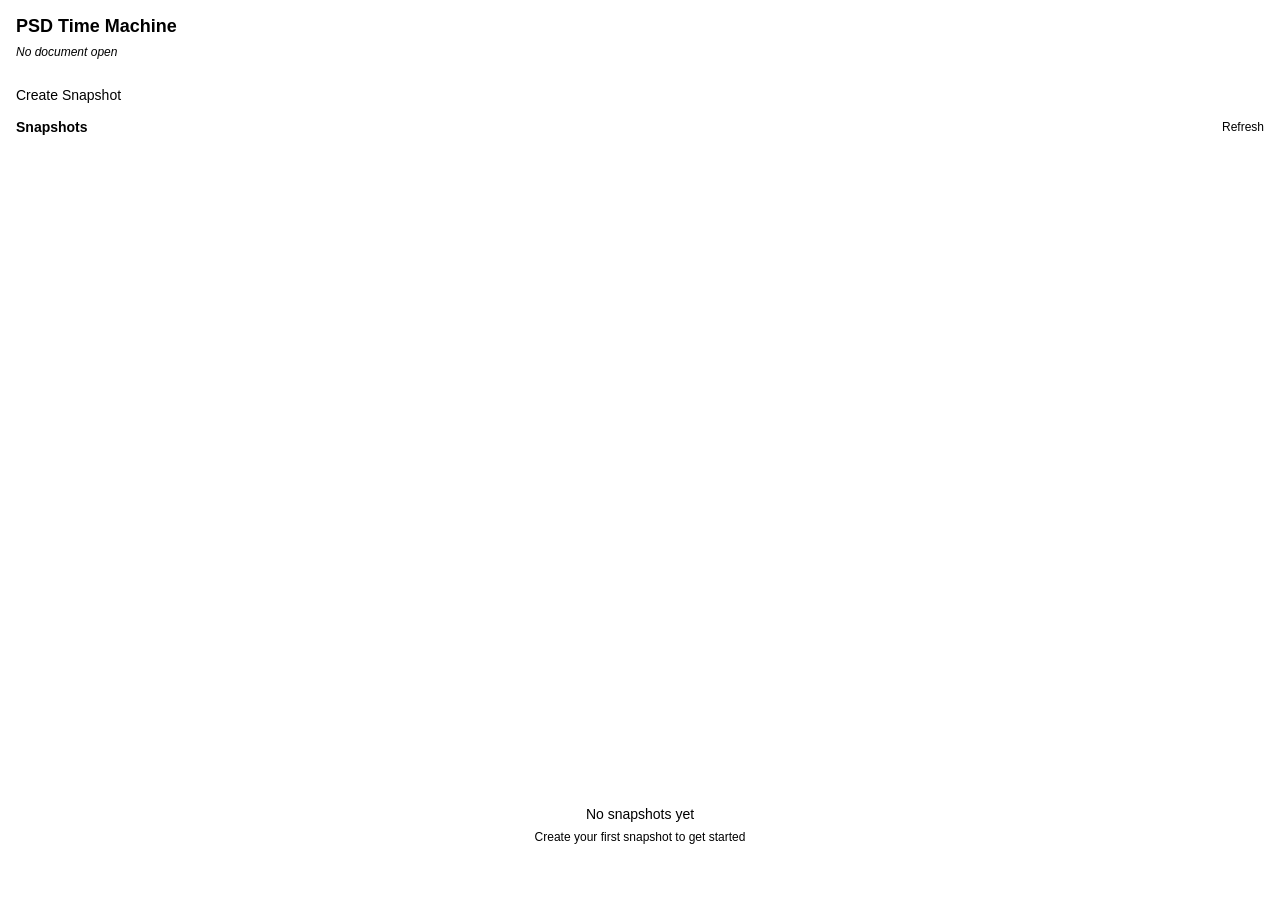
<file: plugin/index.html>
<!DOCTYPE html>
<html lang="en">
<head>
    <meta charset="UTF-8">
    <meta name="viewport" content="width=device-width, initial-scale=1.0">
    <title>PSD Time Machine</title>
    <link rel="stylesheet" href="styles.css">
    <script src="main.js"></script>
</head>
<body>
    <div class="container">
        <!-- Header Section -->
        <header class="header">
            <h1 class="title">PSD Time Machine</h1>
            <div id="documentName" class="document-name">No document open</div>
        </header>

        <!-- Create Snapshot Section -->
        <section class="create-section">
            <sp-button id="createSnapshotBtn" class="create-btn" variant="cta">
                Create Snapshot
            </sp-button>
        </section>

        <!-- Snapshots List Section -->
        <section class="snapshots-section">
            <div class="section-header">
                <h2 class="section-title">Snapshots</h2>
                <sp-button id="refreshBtn" class="refresh-btn" variant="secondary" quiet>
                    Refresh
                </sp-button>
            </div>

            <div id="snapshotsList" class="snapshots-list">
                <!-- Snapshots will be dynamically inserted here -->
            </div>

            <div id="emptyState" class="empty-state">
                <p>No snapshots yet</p>
                <p class="empty-state-hint">Create your first snapshot to get started</p>
            </div>
        </section>
    </div>

    <!-- Modal for Creating Snapshot -->
    <dialog id="createSnapshotModal" class="modal">
        <form method="dialog" class="modal-form">
            <h3 class="modal-title">Create New Snapshot</h3>

            <div class="form-group">
                <label for="snapshotLabel">Label *</label>
                <sp-textfield id="snapshotLabel" placeholder="e.g., After client feedback" required></sp-textfield>
            </div>

            <div class="form-group">
                <label for="snapshotNote">Note</label>
                <sp-textarea id="snapshotNote" placeholder="Add any additional notes or comments..."></sp-textarea>
            </div>

            <div class="modal-actions">
                <sp-button id="cancelSnapshotBtn" variant="secondary">Cancel</sp-button>
                <sp-button id="confirmSnapshotBtn" variant="cta">Create</sp-button>
            </div>
        </form>
    </dialog>

    <!-- Modal for Diff View -->
    <dialog id="diffModal" class="modal diff-modal">
        <div class="modal-header">
            <h3 class="modal-title">Snapshot Diff</h3>
            <sp-button id="closeDiffBtn" class="close-btn" variant="secondary" quiet>✕</sp-button>
        </div>

        <div id="diffContent" class="diff-content">
            <!-- Diff results will be dynamically inserted here -->
        </div>

        <div class="modal-actions">
            <sp-button id="closeDiffBottomBtn" variant="primary">Close</sp-button>
        </div>
    </dialog>

    <!-- Modal for Confirmation -->
    <dialog id="confirmModal" class="modal">
        <div class="modal-form">
            <h3 class="modal-title" id="confirmTitle">Confirm Action</h3>
            <p id="confirmMessage" class="confirm-message"></p>

            <div class="modal-actions">
                <sp-button id="cancelConfirmBtn" variant="secondary">Cancel</sp-button>
                <sp-button id="confirmActionBtn" variant="cta">Confirm</sp-button>
            </div>
        </div>
    </dialog>
</body>
</html>
</file>
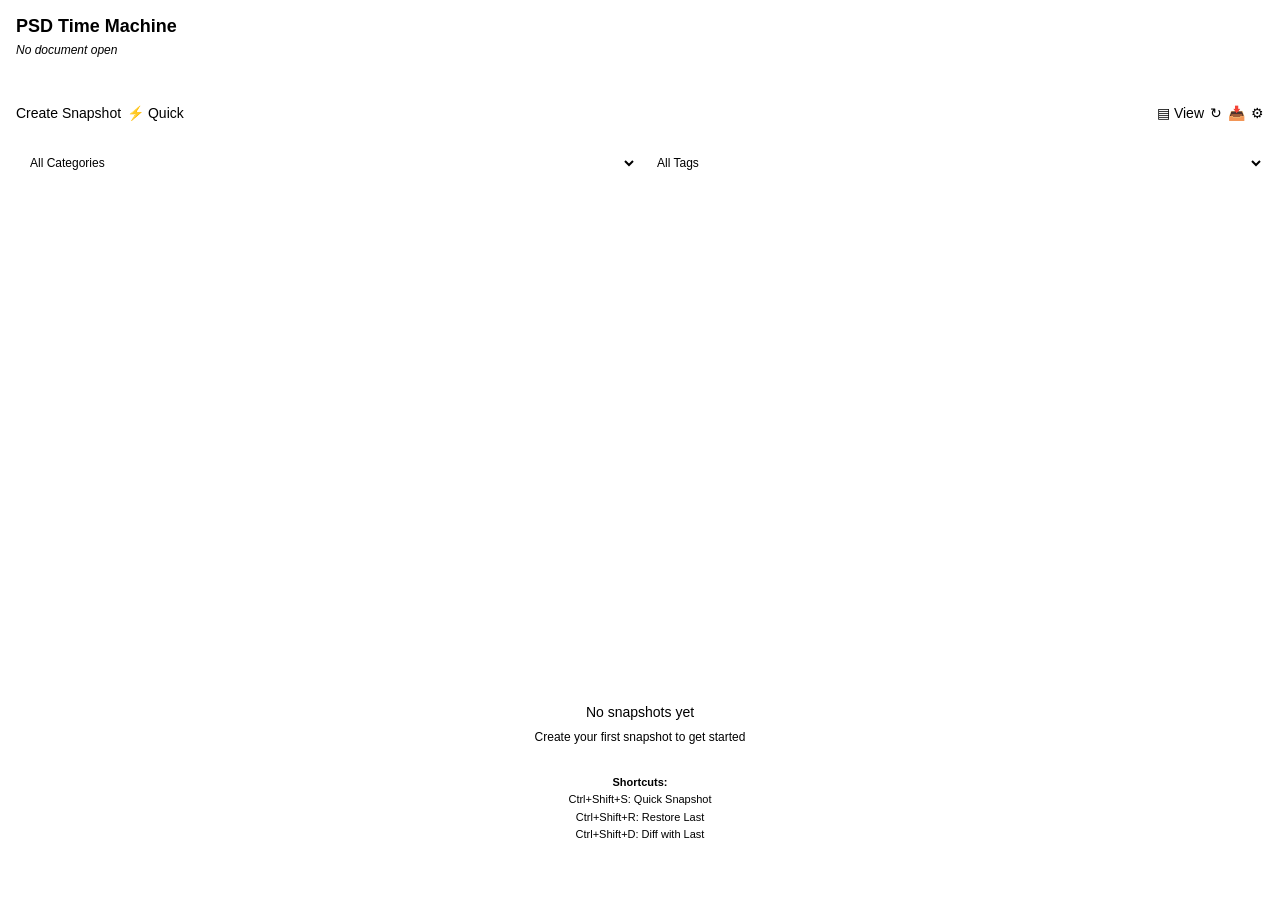
<file: plugin/index-enhanced.html>
<!DOCTYPE html>
<html lang="en">
<head>
    <meta charset="UTF-8">
    <meta name="viewport" content="width=device-width, initial-scale=1.0">
    <title>PSD Time Machine</title>
    <link rel="stylesheet" href="styles-enhanced.css">
    <script src="main-enhanced.js"></script>
</head>
<body>
    <div class="container">
        <!-- Header Section -->
        <header class="header">
            <h1 class="title">PSD Time Machine</h1>
            <div id="documentName" class="document-name">No document open</div>

            <!-- Statistics Bar -->
            <div id="statistics" class="statistics"></div>
        </header>

        <!-- Toolbar -->
        <section class="toolbar">
            <div class="toolbar-group">
                <sp-button id="createSnapshotBtn" variant="cta" size="m">
                    Create Snapshot
                </sp-button>
                <sp-button id="quickSnapshotBtn" variant="secondary" size="m" quiet>
                    ⚡ Quick
                </sp-button>
            </div>

            <div class="toolbar-group">
                <sp-button id="toggleViewBtn" variant="secondary" size="m" quiet title="Toggle Timeline/List View">
                    ▤ View
                </sp-button>
                <sp-button id="refreshBtn" variant="secondary" size="m" quiet title="Refresh">
                    ↻
                </sp-button>
                <sp-button id="importBtn" variant="secondary" size="m" quiet title="Import Snapshot">
                    📥
                </sp-button>
                <sp-button id="settingsBtn" variant="secondary" size="m" quiet title="Settings">
                    ⚙
                </sp-button>
            </div>
        </section>

        <!-- Search and Filter Section -->
        <section class="search-section">
            <sp-textfield id="searchInput" placeholder="Search snapshots..." quiet>
                <sp-icon slot="icon" name="Magnifier"></sp-icon>
            </sp-textfield>

            <div class="filter-group">
                <select id="filterCategory" class="filter-select">
                    <option value="">All Categories</option>
                    <option value="design-iteration">Design Iteration</option>
                    <option value="client-review">Client Review</option>
                    <option value="milestone">Milestone</option>
                    <option value="quick">Quick</option>
                    <option value="auto">Auto</option>
                </select>

                <select id="filterTags" class="filter-select">
                    <option value="">All Tags</option>
                </select>
            </div>
        </section>

        <!-- Snapshots List Section -->
        <section class="snapshots-section">
            <div id="snapshotsList" class="snapshots-list">
                <!-- Snapshots will be dynamically inserted here -->
            </div>

            <div id="emptyState" class="empty-state">
                <p>No snapshots yet</p>
                <p class="empty-state-hint">Create your first snapshot to get started</p>
                <p class="keyboard-hint">
                    <strong>Shortcuts:</strong><br>
                    Ctrl+Shift+S: Quick Snapshot<br>
                    Ctrl+Shift+R: Restore Last<br>
                    Ctrl+Shift+D: Diff with Last
                </p>
            </div>
        </section>
    </div>

    <!-- Modal: Create Snapshot -->
    <dialog id="createSnapshotModal" class="modal">
        <form method="dialog" class="modal-form">
            <h3 class="modal-title">Create New Snapshot</h3>

            <div class="form-group">
                <label for="snapshotLabel">Label *</label>
                <sp-textfield id="snapshotLabel" placeholder="e.g., After client feedback" required></sp-textfield>
            </div>

            <div class="form-group">
                <label for="snapshotNote">Note</label>
                <sp-textarea id="snapshotNote" placeholder="Add notes or comments..." rows="4"></sp-textarea>
            </div>

            <div class="form-group">
                <label for="snapshotTags">Tags (comma-separated)</label>
                <sp-textfield id="snapshotTags" placeholder="e.g., milestone, approved, v2"></sp-textfield>
            </div>

            <div class="form-group">
                <label for="snapshotCategory">Category</label>
                <select id="snapshotCategory" class="input-select">
                    <option value="">None</option>
                    <option value="design-iteration">Design Iteration</option>
                    <option value="client-review">Client Review</option>
                    <option value="milestone">Milestone</option>
                    <option value="experiment">Experiment</option>
                    <option value="backup">Backup</option>
                </select>
            </div>

            <div class="modal-actions">
                <sp-button id="cancelSnapshotBtn" variant="secondary">Cancel</sp-button>
                <sp-button id="confirmSnapshotBtn" variant="cta">Create</sp-button>
            </div>
        </form>
    </dialog>

    <!-- Modal: Diff View -->
    <dialog id="diffModal" class="modal diff-modal">
        <div class="modal-header">
            <h3 class="modal-title">Snapshot Comparison</h3>
            <sp-button id="closeDiffBtn" class="close-btn" variant="secondary" quiet>✕</sp-button>
        </div>

        <div id="diffContent" class="diff-content">
            <!-- Diff results will be dynamically inserted here -->
        </div>

        <div class="modal-actions">
            <sp-button id="closeDiffBottomBtn" variant="primary">Close</sp-button>
        </div>
    </dialog>

    <!-- Modal: Confirmation -->
    <dialog id="confirmModal" class="modal">
        <div class="modal-form">
            <h3 class="modal-title" id="confirmTitle">Confirm Action</h3>
            <p id="confirmMessage" class="confirm-message"></p>

            <div class="modal-actions">
                <sp-button id="cancelConfirmBtn" variant="secondary">Cancel</sp-button>
                <sp-button id="confirmActionBtn" variant="cta">Confirm</sp-button>
            </div>
        </div>
    </dialog>

    <!-- Modal: Settings -->
    <dialog id="settingsModal" class="modal settings-modal">
        <form method="dialog" class="modal-form">
            <h3 class="modal-title">Settings</h3>

            <div class="settings-section">
                <h4 class="section-subtitle">Snapshot Options</h4>

                <div class="form-group checkbox-group">
                    <label>
                        <input type="checkbox" id="settingAutoSnapshot">
                        <span>Enable Auto-Snapshot on Save</span>
                    </label>
                </div>

                <div class="form-group checkbox-group">
                    <label>
                        <input type="checkbox" id="settingCaptureThumbnails">
                        <span>Capture Layer Thumbnails</span>
                    </label>
                </div>

                <div class="form-group checkbox-group">
                    <label>
                        <input type="checkbox" id="settingUseDelta">
                        <span>Use Delta Snapshots (Recommended)</span>
                    </label>
                    <p class="help-text">Stores only changes, reducing file size by ~90%</p>
                </div>

                <div class="form-group">
                    <label for="settingMaxAuto">Max Auto-Snapshots</label>
                    <sp-textfield id="settingMaxAuto" type="number" value="10" min="1" max="100"></sp-textfield>
                    <p class="help-text">Keep only the most recent auto-snapshots</p>
                </div>
            </div>

            <div class="settings-section">
                <h4 class="section-subtitle">Keyboard Shortcuts</h4>
                <div class="shortcuts-list">
                    <div class="shortcut-item">
                        <kbd>Ctrl+Shift+S</kbd>
                        <span>Quick Snapshot</span>
                    </div>
                    <div class="shortcut-item">
                        <kbd>Ctrl+Shift+R</kbd>
                        <span>Restore Last Snapshot</span>
                    </div>
                    <div class="shortcut-item">
                        <kbd>Ctrl+Shift+D</kbd>
                        <span>Diff with Last Snapshot</span>
                    </div>
                </div>
            </div>

            <div class="settings-section">
                <h4 class="section-subtitle">About</h4>
                <p class="about-text">
                    <strong>PSD Time Machine v2.0</strong><br>
                    Advanced snapshot system with delta compression,<br>
                    smart layer matching, and timeline visualization.
                </p>
            </div>

            <div class="modal-actions">
                <sp-button id="cancelSettingsBtn" variant="secondary">Cancel</sp-button>
                <sp-button id="saveSettingsBtn" variant="cta">Save Settings</sp-button>
            </div>
        </form>
    </dialog>
</body>
</html>
</file>
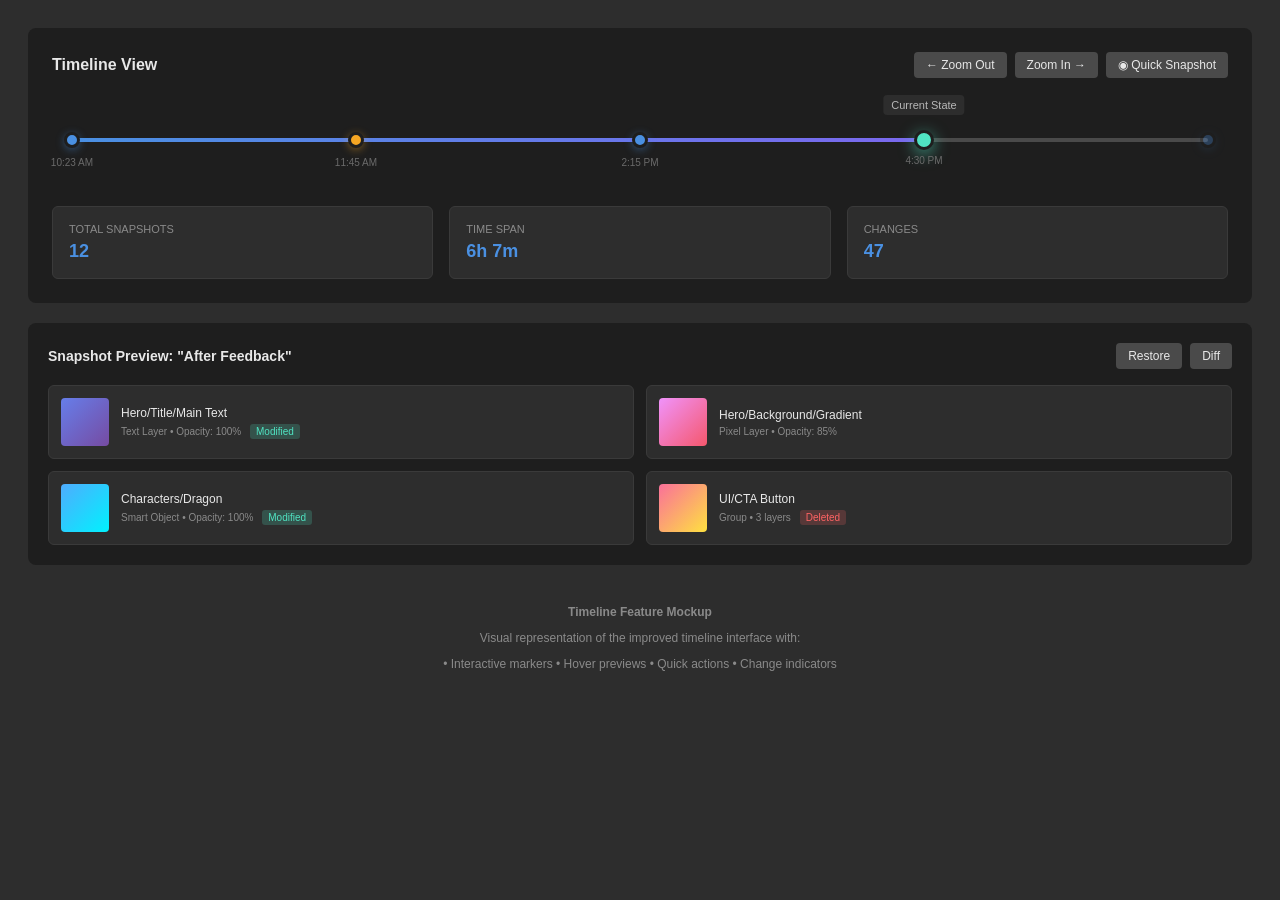
<file: plugin/timeline-feature.html>
<!DOCTYPE html>
<html lang="en">
<head>
    <meta charset="UTF-8">
    <meta name="viewport" content="width=device-width, initial-scale=1.0">
    <title>Timeline Feature - Mockup</title>
    <style>
        /* Timeline Feature Mockup Styles */

        * {
            box-sizing: border-box;
        }

        body {
            font-family: "Adobe Clean", -apple-system, sans-serif;
            background: #2d2d2d;
            color: #e8e8e8;
            padding: 20px;
        }

        .timeline-container {
            background: #1e1e1e;
            border-radius: 8px;
            padding: 24px;
            margin-bottom: 20px;
        }

        .timeline-header {
            display: flex;
            justify-content: space-between;
            align-items: center;
            margin-bottom: 20px;
        }

        .timeline-title {
            font-size: 16px;
            font-weight: 600;
        }

        .timeline-controls {
            display: flex;
            gap: 8px;
        }

        .timeline-btn {
            padding: 6px 12px;
            background: #4a4a4a;
            border: none;
            border-radius: 4px;
            color: #e8e8e8;
            font-size: 12px;
            cursor: pointer;
        }

        .timeline-btn:hover {
            background: #5a5a5a;
        }

        /* Timeline Track */
        .timeline-track-wrapper {
            position: relative;
            padding: 40px 20px;
            margin: 20px 0;
        }

        .timeline-track {
            position: relative;
            height: 4px;
            background: #4a4a4a;
            border-radius: 2px;
        }

        .timeline-progress {
            position: absolute;
            left: 0;
            top: 0;
            height: 100%;
            background: linear-gradient(90deg, #4A90E2, #7B68EE);
            border-radius: 2px;
            transition: width 0.3s ease;
        }

        /* Snapshot Markers */
        .snapshot-marker {
            position: absolute;
            top: 50%;
            transform: translate(-50%, -50%);
            cursor: pointer;
            z-index: 10;
        }

        .marker-dot {
            width: 16px;
            height: 16px;
            background: #4A90E2;
            border: 3px solid #1e1e1e;
            border-radius: 50%;
            transition: all 0.2s ease;
            box-shadow: 0 2px 8px rgba(74, 144, 226, 0.4);
        }

        .snapshot-marker:hover .marker-dot {
            width: 20px;
            height: 20px;
            box-shadow: 0 4px 16px rgba(74, 144, 226, 0.6);
        }

        .snapshot-marker.current .marker-dot {
            background: #50E3C2;
            width: 20px;
            height: 20px;
            box-shadow: 0 4px 16px rgba(80, 227, 194, 0.6);
        }

        .snapshot-marker.milestone .marker-dot {
            background: #F5A623;
            box-shadow: 0 2px 8px rgba(245, 166, 35, 0.4);
        }

        .marker-label {
            position: absolute;
            top: -35px;
            left: 50%;
            transform: translateX(-50%);
            white-space: nowrap;
            font-size: 11px;
            color: #b8b8b8;
            background: #2d2d2d;
            padding: 4px 8px;
            border-radius: 4px;
            opacity: 0;
            transition: opacity 0.2s ease;
            pointer-events: none;
        }

        .snapshot-marker:hover .marker-label,
        .snapshot-marker.current .marker-label {
            opacity: 1;
        }

        .marker-time {
            position: absolute;
            top: 25px;
            left: 50%;
            transform: translateX(-50%);
            font-size: 10px;
            color: #6a6a6a;
            white-space: nowrap;
        }

        /* Timeline Info Panel */
        .timeline-info {
            display: grid;
            grid-template-columns: 1fr 1fr 1fr;
            gap: 16px;
            margin-top: 24px;
        }

        .info-card {
            background: #2d2d2d;
            padding: 16px;
            border-radius: 6px;
            border: 1px solid #3a3a3a;
        }

        .info-label {
            font-size: 11px;
            color: #8a8a8a;
            text-transform: uppercase;
            margin-bottom: 6px;
        }

        .info-value {
            font-size: 18px;
            font-weight: 600;
            color: #4A90E2;
        }

        /* Preview Panel */
        .preview-panel {
            background: #1e1e1e;
            border-radius: 8px;
            padding: 20px;
            margin-bottom: 20px;
        }

        .preview-header {
            display: flex;
            justify-content: space-between;
            align-items: center;
            margin-bottom: 16px;
        }

        .preview-title {
            font-size: 14px;
            font-weight: 600;
        }

        .preview-content {
            display: grid;
            grid-template-columns: 1fr 1fr;
            gap: 12px;
        }

        .layer-preview {
            background: #2d2d2d;
            border: 1px solid #3a3a3a;
            border-radius: 6px;
            padding: 12px;
            display: flex;
            align-items: center;
            gap: 12px;
        }

        .layer-thumbnail {
            width: 48px;
            height: 48px;
            background: linear-gradient(135deg, #667eea 0%, #764ba2 100%);
            border-radius: 4px;
            flex-shrink: 0;
        }

        .layer-info {
            flex: 1;
            min-width: 0;
        }

        .layer-name {
            font-size: 12px;
            font-weight: 500;
            color: #e8e8e8;
            white-space: nowrap;
            overflow: hidden;
            text-overflow: ellipsis;
        }

        .layer-details {
            font-size: 10px;
            color: #8a8a8a;
            margin-top: 4px;
        }

        .change-badge {
            display: inline-block;
            padding: 2px 6px;
            background: rgba(80, 227, 194, 0.2);
            color: #50E3C2;
            border-radius: 3px;
            font-size: 10px;
            margin-left: 6px;
        }

        .change-badge.removed {
            background: rgba(255, 100, 100, 0.2);
            color: #ff6464;
        }

        /* Branching Visualization */
        .branch-line {
            position: absolute;
            top: 50%;
            height: 2px;
            background: #7B68EE;
            transform: translateY(-50%);
        }

        .branch-point {
            position: absolute;
            top: 50%;
            width: 12px;
            height: 12px;
            background: #7B68EE;
            border: 2px solid #1e1e1e;
            border-radius: 50%;
            transform: translate(-50%, -50%);
        }
    </style>
</head>
<body>
    <div class="timeline-container">
        <div class="timeline-header">
            <div class="timeline-title">Timeline View</div>
            <div class="timeline-controls">
                <button class="timeline-btn">← Zoom Out</button>
                <button class="timeline-btn">Zoom In →</button>
                <button class="timeline-btn">◉ Quick Snapshot</button>
            </div>
        </div>

        <div class="timeline-track-wrapper">
            <div class="timeline-track">
                <div class="timeline-progress" style="width: 75%;"></div>

                <!-- Snapshot Markers -->
                <div class="snapshot-marker" style="left: 0%;">
                    <div class="marker-dot"></div>
                    <div class="marker-label">Initial Design</div>
                    <div class="marker-time">10:23 AM</div>
                </div>

                <div class="snapshot-marker milestone" style="left: 25%;">
                    <div class="marker-dot"></div>
                    <div class="marker-label">Client Review v1</div>
                    <div class="marker-time">11:45 AM</div>
                </div>

                <div class="snapshot-marker" style="left: 50%;">
                    <div class="marker-dot"></div>
                    <div class="marker-label">After Feedback</div>
                    <div class="marker-time">2:15 PM</div>
                </div>

                <div class="snapshot-marker current" style="left: 75%;">
                    <div class="marker-dot"></div>
                    <div class="marker-label">Current State</div>
                    <div class="marker-time">4:30 PM</div>
                </div>

                <div class="snapshot-marker" style="left: 100%; opacity: 0.3;">
                    <div class="marker-dot"></div>
                    <div class="marker-label">Future</div>
                </div>
            </div>
        </div>

        <div class="timeline-info">
            <div class="info-card">
                <div class="info-label">Total Snapshots</div>
                <div class="info-value">12</div>
            </div>
            <div class="info-card">
                <div class="info-label">Time Span</div>
                <div class="info-value">6h 7m</div>
            </div>
            <div class="info-card">
                <div class="info-label">Changes</div>
                <div class="info-value">47</div>
            </div>
        </div>
    </div>

    <div class="preview-panel">
        <div class="preview-header">
            <div class="preview-title">Snapshot Preview: "After Feedback"</div>
            <div class="timeline-controls">
                <button class="timeline-btn">Restore</button>
                <button class="timeline-btn">Diff</button>
            </div>
        </div>

        <div class="preview-content">
            <div class="layer-preview">
                <div class="layer-thumbnail"></div>
                <div class="layer-info">
                    <div class="layer-name">Hero/Title/Main Text</div>
                    <div class="layer-details">
                        Text Layer • Opacity: 100%
                        <span class="change-badge">Modified</span>
                    </div>
                </div>
            </div>

            <div class="layer-preview">
                <div class="layer-thumbnail" style="background: linear-gradient(135deg, #f093fb 0%, #f5576c 100%);"></div>
                <div class="layer-info">
                    <div class="layer-name">Hero/Background/Gradient</div>
                    <div class="layer-details">
                        Pixel Layer • Opacity: 85%
                    </div>
                </div>
            </div>

            <div class="layer-preview">
                <div class="layer-thumbnail" style="background: linear-gradient(135deg, #4facfe 0%, #00f2fe 100%);"></div>
                <div class="layer-info">
                    <div class="layer-name">Characters/Dragon</div>
                    <div class="layer-details">
                        Smart Object • Opacity: 100%
                        <span class="change-badge">Modified</span>
                    </div>
                </div>
            </div>

            <div class="layer-preview">
                <div class="layer-thumbnail" style="background: linear-gradient(135deg, #fa709a 0%, #fee140 100%);"></div>
                <div class="layer-info">
                    <div class="layer-name">UI/CTA Button</div>
                    <div class="layer-details">
                        Group • 3 layers
                        <span class="change-badge removed">Deleted</span>
                    </div>
                </div>
            </div>
        </div>
    </div>

    <div style="color: #8a8a8a; font-size: 12px; text-align: center; margin-top: 40px;">
        <p><strong>Timeline Feature Mockup</strong></p>
        <p>Visual representation of the improved timeline interface with:</p>
        <p>• Interactive markers • Hover previews • Quick actions • Change indicators</p>
    </div>
</body>
</html>
</file>
<file: plugin/styles.css>
/* Global Styles */
* {
    box-sizing: border-box;
    margin: 0;
    padding: 0;
}

body {
    font-family: "Adobe Clean", "Helvetica Neue", Helvetica, Arial, sans-serif;
    font-size: 14px;
    color: var(--uxp-host-text-color);
    background-color: var(--uxp-host-background-color);
    margin: 0;
    padding: 0;
    overflow-x: hidden;
}

.container {
    display: flex;
    flex-direction: column;
    height: 100vh;
    width: 100%;
    padding: 16px;
    gap: 16px;
}

/* Header */
.header {
    display: flex;
    flex-direction: column;
    gap: 8px;
    padding-bottom: 12px;
    border-bottom: 1px solid var(--uxp-host-border-color);
}

.title {
    font-size: 18px;
    font-weight: 600;
    color: var(--uxp-host-text-color);
}

.document-name {
    font-size: 12px;
    color: var(--uxp-host-text-color-secondary);
    font-style: italic;
    word-break: break-word;
}

/* Create Section */
.create-section {
    display: flex;
    flex-direction: column;
}

.create-btn {
    width: 100%;
}

/* Snapshots Section */
.snapshots-section {
    flex: 1;
    display: flex;
    flex-direction: column;
    overflow: hidden;
}

.section-header {
    display: flex;
    justify-content: space-between;
    align-items: center;
    margin-bottom: 12px;
}

.section-title {
    font-size: 14px;
    font-weight: 600;
    color: var(--uxp-host-text-color);
}

.refresh-btn {
    font-size: 12px;
}

/* Snapshots List */
.snapshots-list {
    flex: 1;
    overflow-y: auto;
    display: flex;
    flex-direction: column;
    gap: 12px;
    padding-right: 4px;
}

.snapshot-card {
    display: flex;
    flex-direction: column;
    gap: 8px;
    padding: 12px;
    background-color: var(--uxp-host-background-color-secondary);
    border: 1px solid var(--uxp-host-border-color);
    border-radius: 4px;
    transition: border-color 0.2s;
}

.snapshot-card:hover {
    border-color: var(--uxp-host-text-color-secondary);
}

.snapshot-header {
    display: flex;
    justify-content: space-between;
    align-items: flex-start;
    gap: 8px;
}

.snapshot-info {
    flex: 1;
    min-width: 0;
}

.snapshot-label {
    font-size: 13px;
    font-weight: 600;
    color: var(--uxp-host-text-color);
    word-break: break-word;
    margin-bottom: 4px;
}

.snapshot-time {
    font-size: 11px;
    color: var(--uxp-host-text-color-secondary);
}

.snapshot-id {
    font-size: 10px;
    color: var(--uxp-host-text-color-disabled);
    font-family: monospace;
    margin-top: 2px;
}

.snapshot-note {
    font-size: 12px;
    color: var(--uxp-host-text-color-secondary);
    line-height: 1.4;
    word-break: break-word;
    padding: 8px 0 4px 0;
    border-top: 1px solid var(--uxp-host-border-color);
}

.snapshot-actions {
    display: flex;
    gap: 6px;
    flex-wrap: wrap;
}

.snapshot-actions sp-button {
    flex: 1;
    min-width: 70px;
    font-size: 11px;
}

/* Empty State */
.empty-state {
    display: flex;
    flex-direction: column;
    align-items: center;
    justify-content: center;
    padding: 40px 20px;
    text-align: center;
    color: var(--uxp-host-text-color-secondary);
    gap: 8px;
}

.empty-state.hidden {
    display: none;
}

.empty-state-hint {
    font-size: 12px;
    color: var(--uxp-host-text-color-disabled);
}

/* Modal Styles */
.modal {
    position: fixed;
    top: 50%;
    left: 50%;
    transform: translate(-50%, -50%);
    background-color: var(--uxp-host-background-color);
    border: 1px solid var(--uxp-host-border-color);
    border-radius: 8px;
    padding: 0;
    width: 90%;
    max-width: 400px;
    box-shadow: 0 4px 12px rgba(0, 0, 0, 0.3);
}

.modal::backdrop {
    background-color: rgba(0, 0, 0, 0.5);
}

.modal-form {
    display: flex;
    flex-direction: column;
    gap: 16px;
    padding: 20px;
}

.modal-header {
    display: flex;
    justify-content: space-between;
    align-items: center;
    padding: 16px 20px;
    border-bottom: 1px solid var(--uxp-host-border-color);
}

.modal-title {
    font-size: 16px;
    font-weight: 600;
    color: var(--uxp-host-text-color);
}

.close-btn {
    font-size: 18px;
    padding: 4px 8px;
}

.form-group {
    display: flex;
    flex-direction: column;
    gap: 6px;
}

.form-group label {
    font-size: 12px;
    font-weight: 600;
    color: var(--uxp-host-text-color);
}

.modal-actions {
    display: flex;
    gap: 10px;
    justify-content: flex-end;
    margin-top: 8px;
}

.modal-actions sp-button {
    min-width: 80px;
}

/* Diff Modal */
.diff-modal {
    max-width: 600px;
    width: 95%;
}

.diff-content {
    padding: 16px 20px;
    max-height: 60vh;
    overflow-y: auto;
}

.diff-section {
    margin-bottom: 20px;
}

.diff-section-title {
    font-size: 14px;
    font-weight: 600;
    color: var(--uxp-host-text-color);
    margin-bottom: 10px;
    padding-bottom: 6px;
    border-bottom: 1px solid var(--uxp-host-border-color);
}

.diff-item {
    padding: 8px 12px;
    margin-bottom: 8px;
    background-color: var(--uxp-host-background-color-secondary);
    border-radius: 4px;
    font-size: 12px;
}

.diff-layer-name {
    font-weight: 600;
    color: var(--uxp-host-text-color);
    margin-bottom: 4px;
}

.diff-change {
    display: flex;
    flex-direction: column;
    gap: 4px;
    margin-top: 6px;
}

.diff-old,
.diff-new {
    padding: 4px 8px;
    border-radius: 3px;
    font-family: monospace;
    font-size: 11px;
    word-break: break-all;
}

.diff-old {
    background-color: rgba(255, 100, 100, 0.15);
    color: var(--uxp-host-text-color);
}

.diff-new {
    background-color: rgba(100, 200, 100, 0.15);
    color: var(--uxp-host-text-color);
}

.diff-label {
    font-size: 10px;
    color: var(--uxp-host-text-color-secondary);
    text-transform: uppercase;
    margin-bottom: 2px;
}

.no-changes {
    text-align: center;
    padding: 30px;
    color: var(--uxp-host-text-color-secondary);
    font-style: italic;
}

/* Confirm Modal */
.confirm-message {
    font-size: 13px;
    color: var(--uxp-host-text-color);
    line-height: 1.5;
}

/* Scrollbar Styling */
::-webkit-scrollbar {
    width: 8px;
}

::-webkit-scrollbar-track {
    background: transparent;
}

::-webkit-scrollbar-thumb {
    background: var(--uxp-host-border-color);
    border-radius: 4px;
}

::-webkit-scrollbar-thumb:hover {
    background: var(--uxp-host-text-color-secondary);
}

/* Utility Classes */
.hidden {
    display: none !important;
}

.error {
    color: #ff4444;
}

.success {
    color: #44ff44;
}
</file>
<file: plugin/styles-enhanced.css>
/* PSD Time Machine - Enhanced Styles v2.0 */

/* Global Styles */
* {
    box-sizing: border-box;
    margin: 0;
    padding: 0;
}

body {
    font-family: "Adobe Clean", "Helvetica Neue", Helvetica, Arial, sans-serif;
    font-size: 14px;
    color: var(--uxp-host-text-color);
    background-color: var(--uxp-host-background-color);
    margin: 0;
    padding: 0;
    overflow-x: hidden;
}

.container {
    display: flex;
    flex-direction: column;
    height: 100vh;
    width: 100%;
    padding: 16px;
    gap: 12px;
}

/* Header */
.header {
    display: flex;
    flex-direction: column;
    gap: 6px;
    padding-bottom: 10px;
    border-bottom: 1px solid var(--uxp-host-border-color);
}

.title {
    font-size: 18px;
    font-weight: 600;
    color: var(--uxp-host-text-color);
}

.document-name {
    font-size: 12px;
    color: var(--uxp-host-text-color-secondary);
    font-style: italic;
    word-break: break-word;
}

/* Statistics Bar */
.statistics {
    display: flex;
    gap: 16px;
    margin-top: 6px;
    padding-top: 6px;
    border-top: 1px solid var(--uxp-host-border-color);
}

.stat-item {
    display: flex;
    align-items: center;
    gap: 6px;
    font-size: 11px;
}

.stat-label {
    color: var(--uxp-host-text-color-secondary);
}

.stat-value {
    color: var(--uxp-host-text-color);
    font-weight: 600;
}

/* Toolbar */
.toolbar {
    display: flex;
    justify-content: space-between;
    align-items: center;
    gap: 8px;
    padding: 8px 0;
}

.toolbar-group {
    display: flex;
    gap: 6px;
    align-items: center;
}

/* Search Section */
.search-section {
    display: flex;
    flex-direction: column;
    gap: 8px;
}

.filter-group {
    display: flex;
    gap: 6px;
}

.filter-select,
.input-select {
    flex: 1;
    padding: 6px 10px;
    background: var(--uxp-host-background-color-secondary);
    border: 1px solid var(--uxp-host-border-color);
    border-radius: 4px;
    color: var(--uxp-host-text-color);
    font-size: 12px;
    font-family: inherit;
}

.filter-select:focus,
.input-select:focus {
    outline: none;
    border-color: var(--uxp-host-text-color-secondary);
}

/* Snapshots Section */
.snapshots-section {
    flex: 1;
    display: flex;
    flex-direction: column;
    overflow: hidden;
}

/* Snapshots List */
.snapshots-list {
    flex: 1;
    overflow-y: auto;
    display: flex;
    flex-direction: column;
    gap: 10px;
    padding-right: 4px;
}

/* Snapshot Card */
.snapshot-card {
    display: flex;
    flex-direction: column;
    gap: 8px;
    padding: 12px;
    background-color: var(--uxp-host-background-color-secondary);
    border: 1px solid var(--uxp-host-border-color);
    border-radius: 4px;
    transition: all 0.2s;
}

.snapshot-card:hover {
    border-color: var(--uxp-host-text-color-secondary);
    box-shadow: 0 2px 8px rgba(0, 0, 0, 0.1);
}

.snapshot-header {
    display: flex;
    justify-content: space-between;
    align-items: flex-start;
    gap: 8px;
}

.snapshot-info {
    flex: 1;
    min-width: 0;
}

.snapshot-label {
    font-size: 13px;
    font-weight: 600;
    color: var(--uxp-host-text-color);
    word-break: break-word;
    margin-bottom: 4px;
    display: flex;
    align-items: center;
    gap: 6px;
}

.auto-badge {
    font-size: 9px;
    font-weight: 700;
    padding: 2px 5px;
    background: rgba(100, 200, 255, 0.2);
    color: #64c8ff;
    border-radius: 3px;
}

.snapshot-time {
    font-size: 11px;
    color: var(--uxp-host-text-color-secondary);
}

.snapshot-id {
    font-size: 10px;
    color: var(--uxp-host-text-color-disabled);
    font-family: monospace;
    margin-top: 2px;
}

.snapshot-note {
    font-size: 12px;
    color: var(--uxp-host-text-color-secondary);
    line-height: 1.4;
    word-break: break-word;
    padding: 8px 0 4px 0;
    border-top: 1px solid var(--uxp-host-border-color);
}

/* Tags */
.snapshot-tags {
    display: flex;
    flex-wrap: wrap;
    gap: 4px;
    margin-top: 6px;
}

.tag {
    display: inline-block;
    padding: 2px 7px;
    background: rgba(74, 144, 226, 0.2);
    color: #4A90E2;
    border-radius: 3px;
    font-size: 10px;
    font-weight: 500;
}

/* Snapshot Actions */
.snapshot-actions {
    display: flex;
    gap: 5px;
    flex-wrap: wrap;
}

.snapshot-actions sp-button {
    flex: 1;
    min-width: 65px;
    font-size: 11px;
}

/* Empty State */
.empty-state {
    display: flex;
    flex-direction: column;
    align-items: center;
    justify-content: center;
    padding: 40px 20px;
    text-align: center;
    color: var(--uxp-host-text-color-secondary);
    gap: 10px;
}

.empty-state.hidden {
    display: none;
}

.empty-state-hint {
    font-size: 12px;
    color: var(--uxp-host-text-color-disabled);
}

.keyboard-hint {
    margin-top: 20px;
    font-size: 11px;
    color: var(--uxp-host-text-color-disabled);
    line-height: 1.6;
}

/* Timeline View */
.timeline-container {
    width: 100%;
    padding: 20px 0;
}

.timeline-track {
    position: relative;
    width: 100%;
    height: 60px;
    margin: 20px 0;
}

.timeline-line {
    position: absolute;
    top: 50%;
    left: 0;
    right: 0;
    height: 4px;
    background: linear-gradient(90deg,
        var(--uxp-host-border-color) 0%,
        var(--uxp-host-text-color-secondary) 100%
    );
    border-radius: 2px;
    transform: translateY(-50%);
}

#timelineMarkers {
    position: relative;
    width: 100%;
    height: 100%;
}

.timeline-marker {
    position: absolute;
    top: 50%;
    transform: translate(-50%, -50%);
    cursor: pointer;
    z-index: 10;
}

.marker-dot {
    width: 14px;
    height: 14px;
    background: #4A90E2;
    border: 3px solid var(--uxp-host-background-color);
    border-radius: 50%;
    transition: all 0.2s ease;
    box-shadow: 0 2px 6px rgba(74, 144, 226, 0.3);
}

.timeline-marker:hover .marker-dot {
    width: 18px;
    height: 18px;
    box-shadow: 0 4px 12px rgba(74, 144, 226, 0.5);
}

.marker-label {
    position: absolute;
    top: -30px;
    left: 50%;
    transform: translateX(-50%);
    white-space: nowrap;
    font-size: 10px;
    color: var(--uxp-host-text-color);
    background: var(--uxp-host-background-color-secondary);
    padding: 3px 7px;
    border-radius: 3px;
    opacity: 0;
    transition: opacity 0.2s ease;
    pointer-events: none;
    border: 1px solid var(--uxp-host-border-color);
}

.timeline-marker:hover .marker-label {
    opacity: 1;
}

/* Timeline Preview */
.timeline-preview {
    margin-top: 20px;
    padding: 16px;
    background: var(--uxp-host-background-color-secondary);
    border: 1px solid var(--uxp-host-border-color);
    border-radius: 6px;
}

.timeline-preview:empty {
    display: none;
}

.preview-header {
    display: flex;
    justify-content: space-between;
    align-items: center;
    margin-bottom: 10px;
}

.preview-header h4 {
    font-size: 14px;
    font-weight: 600;
    color: var(--uxp-host-text-color);
}

.preview-header span {
    font-size: 11px;
    color: var(--uxp-host-text-color-secondary);
}

.preview-note {
    font-size: 12px;
    color: var(--uxp-host-text-color-secondary);
    margin-bottom: 12px;
    line-height: 1.4;
}

.preview-actions {
    display: flex;
    gap: 8px;
}

/* Modal Styles */
.modal {
    position: fixed;
    top: 50%;
    left: 50%;
    transform: translate(-50%, -50%);
    background-color: var(--uxp-host-background-color);
    border: 1px solid var(--uxp-host-border-color);
    border-radius: 8px;
    padding: 0;
    width: 90%;
    max-width: 450px;
    max-height: 80vh;
    overflow-y: auto;
    box-shadow: 0 8px 24px rgba(0, 0, 0, 0.4);
}

.modal::backdrop {
    background-color: rgba(0, 0, 0, 0.6);
}

.modal-form {
    display: flex;
    flex-direction: column;
    gap: 16px;
    padding: 20px;
}

.modal-header {
    display: flex;
    justify-content: space-between;
    align-items: center;
    padding: 16px 20px;
    border-bottom: 1px solid var(--uxp-host-border-color);
}

.modal-title {
    font-size: 16px;
    font-weight: 600;
    color: var(--uxp-host-text-color);
}

.close-btn {
    font-size: 18px;
    padding: 4px 8px;
}

.form-group {
    display: flex;
    flex-direction: column;
    gap: 6px;
}

.form-group label {
    font-size: 12px;
    font-weight: 600;
    color: var(--uxp-host-text-color);
}

.help-text {
    font-size: 11px;
    color: var(--uxp-host-text-color-secondary);
    margin-top: 4px;
    line-height: 1.4;
}

.checkbox-group label {
    display: flex;
    align-items: center;
    gap: 8px;
    cursor: pointer;
}

.checkbox-group input[type="checkbox"] {
    width: 16px;
    height: 16px;
    cursor: pointer;
}

.modal-actions {
    display: flex;
    gap: 10px;
    justify-content: flex-end;
    margin-top: 8px;
}

.modal-actions sp-button {
    min-width: 80px;
}

/* Diff Modal */
.diff-modal {
    max-width: 600px;
    width: 95%;
}

.diff-content {
    padding: 16px 20px;
    max-height: 60vh;
    overflow-y: auto;
}

.diff-section {
    margin-bottom: 20px;
}

.diff-section-title {
    font-size: 13px;
    font-weight: 600;
    color: var(--uxp-host-text-color);
    margin-bottom: 10px;
    padding-bottom: 6px;
    border-bottom: 1px solid var(--uxp-host-border-color);
}

.diff-item {
    padding: 10px 12px;
    margin-bottom: 8px;
    background-color: var(--uxp-host-background-color-secondary);
    border-radius: 4px;
    font-size: 12px;
}

.diff-layer-name {
    font-weight: 600;
    color: var(--uxp-host-text-color);
    margin-bottom: 6px;
}

.diff-change {
    display: flex;
    flex-direction: column;
    gap: 4px;
    margin-top: 6px;
}

.diff-old,
.diff-new {
    padding: 6px 10px;
    border-radius: 4px;
    font-family: monospace;
    font-size: 11px;
    word-break: break-all;
    border-left: 3px solid transparent;
}

.diff-old {
    background-color: rgba(255, 100, 100, 0.1);
    border-left-color: rgba(255, 100, 100, 0.5);
    color: var(--uxp-host-text-color);
}

.diff-new {
    background-color: rgba(100, 200, 100, 0.1);
    border-left-color: rgba(100, 200, 100, 0.5);
    color: var(--uxp-host-text-color);
}

.diff-label {
    font-size: 10px;
    color: var(--uxp-host-text-color-secondary);
    text-transform: uppercase;
    font-weight: 600;
    margin-bottom: 2px;
}

.no-changes {
    text-align: center;
    padding: 40px;
    color: var(--uxp-host-text-color-secondary);
    font-style: italic;
    font-size: 13px;
}

/* Settings Modal */
.settings-modal {
    max-width: 500px;
}

.settings-section {
    margin-bottom: 24px;
    padding-bottom: 20px;
    border-bottom: 1px solid var(--uxp-host-border-color);
}

.settings-section:last-of-type {
    border-bottom: none;
    margin-bottom: 0;
    padding-bottom: 0;
}

.section-subtitle {
    font-size: 14px;
    font-weight: 600;
    color: var(--uxp-host-text-color);
    margin-bottom: 12px;
}

.shortcuts-list {
    display: flex;
    flex-direction: column;
    gap: 8px;
}

.shortcut-item {
    display: flex;
    align-items: center;
    gap: 12px;
    font-size: 12px;
}

.shortcut-item kbd {
    padding: 4px 8px;
    background: var(--uxp-host-background-color-secondary);
    border: 1px solid var(--uxp-host-border-color);
    border-radius: 4px;
    font-family: monospace;
    font-size: 11px;
    color: var(--uxp-host-text-color);
    min-width: 120px;
    text-align: center;
}

.shortcut-item span {
    color: var(--uxp-host-text-color-secondary);
}

.about-text {
    font-size: 12px;
    line-height: 1.6;
    color: var(--uxp-host-text-color-secondary);
}

/* Confirm Modal */
.confirm-message {
    font-size: 13px;
    color: var(--uxp-host-text-color);
    line-height: 1.5;
    padding: 10px 0;
}

/* Scrollbar Styling */
::-webkit-scrollbar {
    width: 8px;
    height: 8px;
}

::-webkit-scrollbar-track {
    background: transparent;
}

::-webkit-scrollbar-thumb {
    background: var(--uxp-host-border-color);
    border-radius: 4px;
}

::-webkit-scrollbar-thumb:hover {
    background: var(--uxp-host-text-color-secondary);
}

/* Utility Classes */
.hidden {
    display: none !important;
}

.error {
    color: #ff6464;
}

.success {
    color: #64ff64;
}

.warning {
    color: #ffaa64;
}

/* Responsive Adjustments */
@media (max-width: 400px) {
    .toolbar {
        flex-direction: column;
    }

    .toolbar-group {
        width: 100%;
    }

    .toolbar-group sp-button {
        flex: 1;
    }

    .snapshot-actions {
        flex-direction: column;
    }

    .snapshot-actions sp-button {
        width: 100%;
    }
}

/* Animation */
@keyframes fadeIn {
    from {
        opacity: 0;
        transform: translateY(-10px);
    }
    to {
        opacity: 1;
        transform: translateY(0);
    }
}

.snapshot-card {
    animation: fadeIn 0.2s ease;
}

/* Loading State */
.loading {
    display: flex;
    align-items: center;
    justify-content: center;
    padding: 40px;
    color: var(--uxp-host-text-color-secondary);
}

.loading::after {
    content: "Loading...";
    animation: pulse 1.5s ease-in-out infinite;
}

@keyframes pulse {
    0%, 100% {
        opacity: 1;
    }
    50% {
        opacity: 0.5;
    }
}
</file>
